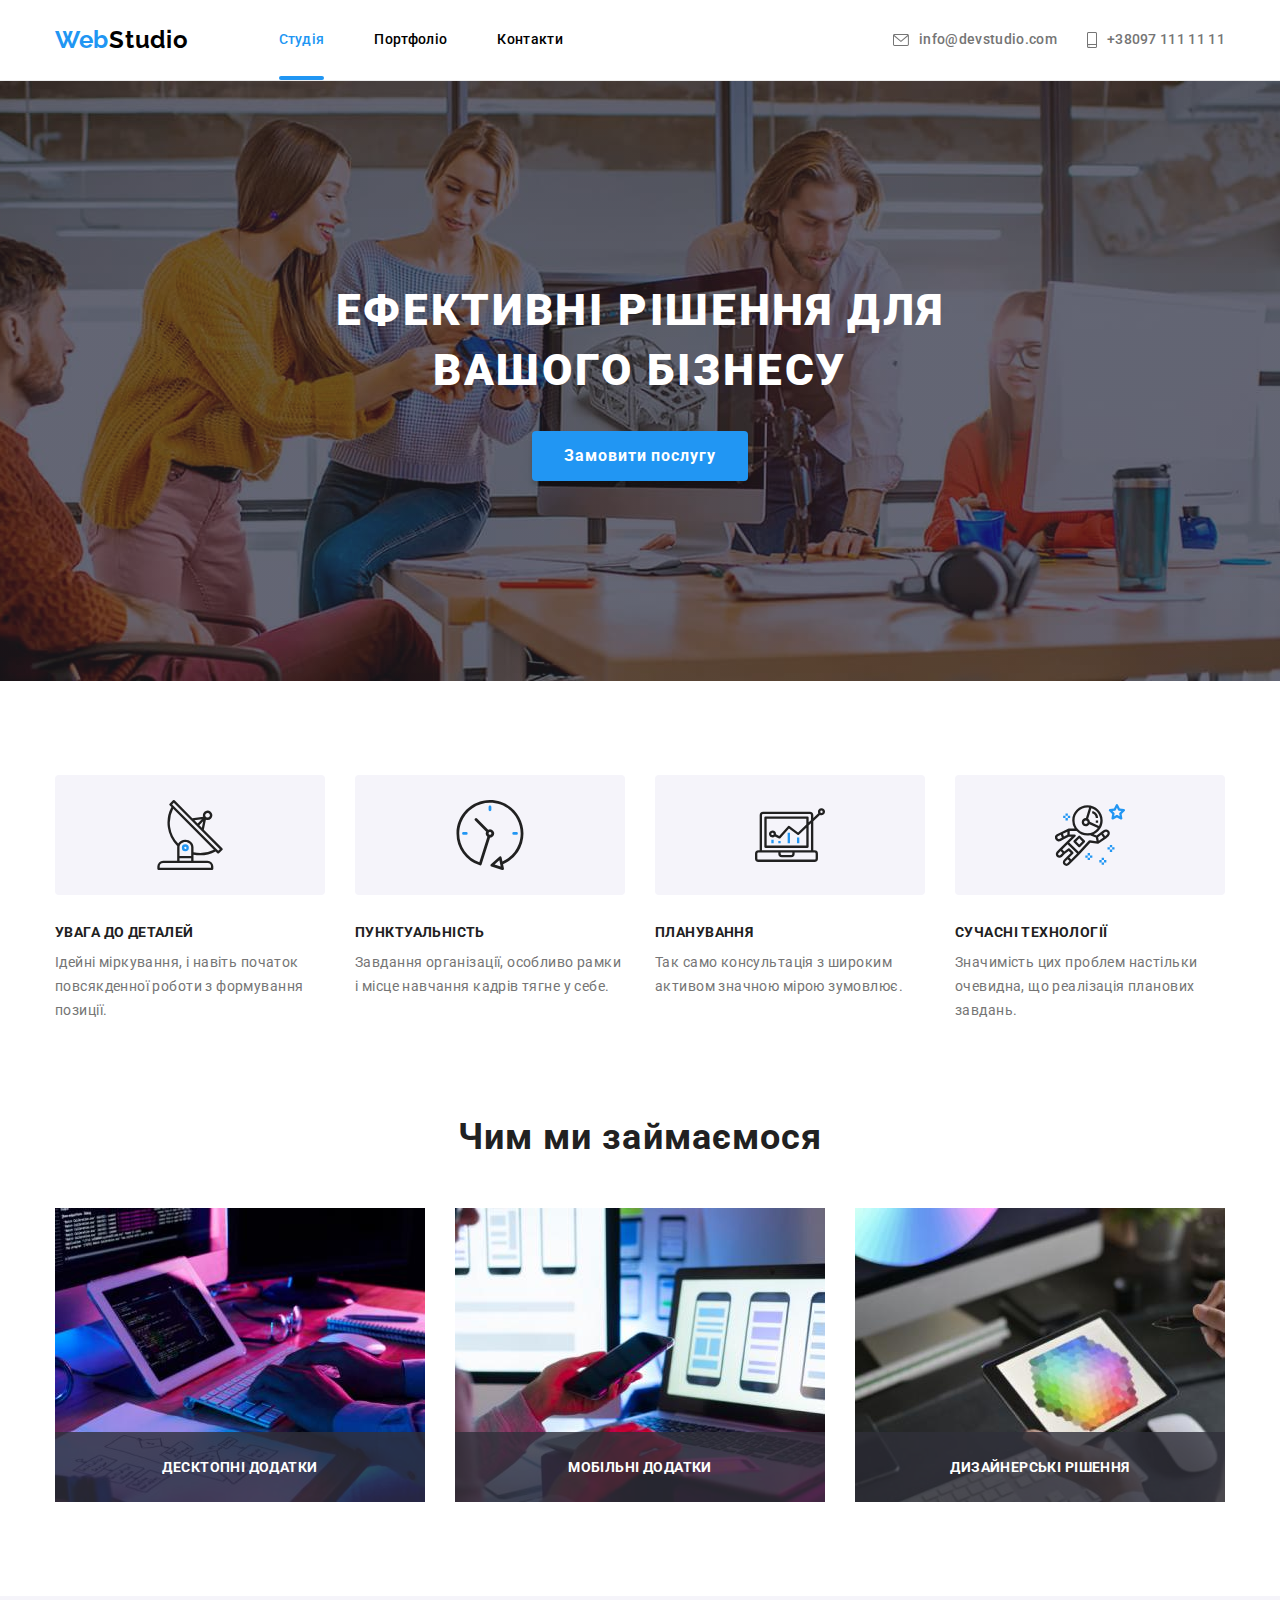
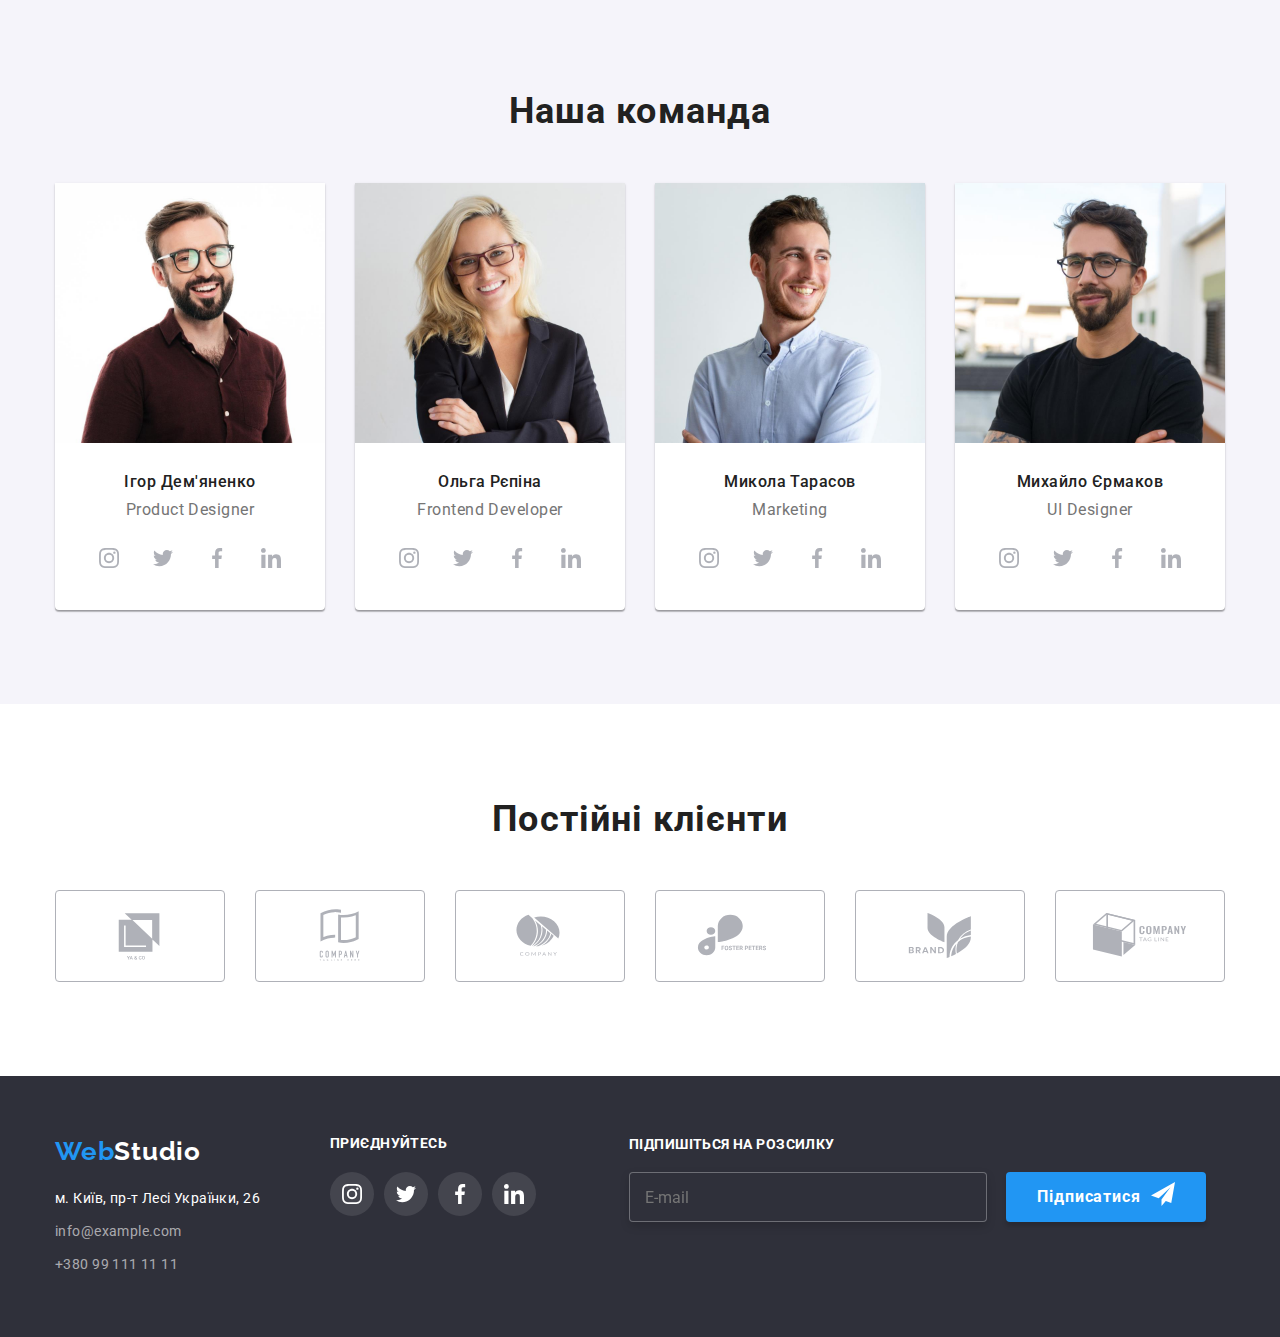
<file: index.html>
<!DOCTYPE html>
<html lang="ru">
  <head>
    <meta charset="UTF-8" />
    <meta http-equiv="X-UA-Compatible" content="IE=edge" />
    <meta name="viewport" content="width=device-width, initial-scale=1.0" />
    <title>Студия</title>
    <link rel="preconnect" href="https://fonts.googleapis.com" />
    <link rel="preconnect" href="https://fonts.gstatic.com" crossorigin />
    <link
      href="https://fonts.googleapis.com/css2?family=Raleway:wght@700&family=Roboto:wght@400;500;700;900&display=swap"
      rel="stylesheet"
    />
    <link
      rel="stylesheet"
      href="https://cdn.jsdelivr.net/npm/modern-normalize@1.1.0/modern-normalize.min.css"
    />
    <!-- <link rel="stylesheet" href="./css/styles.css" /> -->
    <link rel="stylesheet" href="./css/main.min.css" />
  </head>
  <body class="body">
    <header class="header">
      <div class="container header--container">
        <a href="./index.html" class="logo link"
          ><span class="logo__web">Web</span
          ><span class="logo__studio">Studio</span></a
        >

        <nav class="navsite navsite--margin">
          <ul class="navsite__list list">
            <li class="navsite__item">
              <a href="./index.html" class="navsite__link link current"
                >Студія</a
              >
            </li>
            <li class="navsite__item">
              <a href="./portfolio.html" class="navsite__link link"
                >Портфоліо</a
              >
            </li>
            <li class="navsite__item">
              <a href="" class="navsite__link link">Контакти</a>
            </li>
          </ul>
        </nav>

        <ul class="contacts contacts--margin list">
          <li>
            <a href="mailto:info@devstudio.com" class="contacts__link link">
              <svg class="contacts__icon icon--mail" width="16" height="12">
                <use href="./images/icon.svg#icon-envelope"></use>
              </svg>
              info@devstudio.com</a
            >
          </li>
          <li>
            <a href="tel:+380971111111" class="contacts__link link">
              <svg class="contacts__icon icon--tel" width="10" height="16">
                <use href="./images/icon.svg#icon-vector"></use>
              </svg>
              +38097 111 11 11</a
            >
          </li>
        </ul>

        <button type="button" class="btnmenu-open btnmenu">
          <svg class="btnmenu-open__icon" width="40" height="40">
            <use href="./images/icon.svg#icon-mobmenu-open"></use>
          </svg>
        </button>
      </div>

      <div class="mobmenu is-hidden">
        <button type="button" class="btnmenu-close btnmenu">
          <svg class="btnmenu-close__icon" width="40" height="40">
            <use href="./images/icon.svg#icon-mobmenu-close"></use>
          </svg>
        </button>

        <div>
          <nav class="mobmenu-nav">
            <ul class="mobmenu-nav__list list">
              <li class="mobmenu-nav__item">
                <a href="./index.html" class="mobmenu-nav__link link current"
                  >Студія</a
                >
              </li>
              <li class="mobmenu-nav__item">
                <a href="./portfolio.html" class="mobmenu-nav__link link"
                  >Портфоліо</a
                >
              </li>
              <li class="mobmenu-nav__item">
                <a href="index.html" class="mobmenu-nav__link link">Контакти</a>
              </li>
            </ul>
          </nav>
        </div>

        <div>
          <ul class="mobmenu-contacts list">
            <li class="mobmenu-contacts__item">
              <a
                href="tel:+380971111111"
                class="mobmenu-contacts__link-tel link"
              >
                +38097 111 11 11
              </a>
            </li>
            <li class="mobmenu-contacts__item">
              <a
                href="mailto:info@devstudio.com"
                class="mobmenu-contacts__link-mail link"
              >
                info@devstudio.com
              </a>
            </li>
          </ul>

          <ul class="mobmenu-soc list">
            <li class="mobmenu-soc__item">
              <a href="" class="mobmenu-soc__link link">Instagram</a>
            </li>
            <li class="mobmenu-soc__item">
              <a href="" class="mobmenu-soc__link link">Twitter</a>
            </li>
            <li class="mobmenu-soc__item">
              <a href="" class="mobmenu-soc__link link">Facebook</a>
            </li>
            <li class="mobmenu-soc__item">
              <a href="" class="mobmenu-soc__link link">Linkedin</a>
            </li>
          </ul>
        </div>
      </div>
    </header>
    <main>
      <section class="hero">
        <div class="container">
          <h1 class="hero__title">Ефективні рішення для вашого бізнесу</h1>
          <button type="button" class="hero__btn" data-modal-open>
            Замовити послугу
          </button>
        </div>
      </section>
      <section class="column">
        <div class="container">
          <ul class="column__list list">
            <li class="column__item">
              <div class="wrapper">
                <svg class="column__icon" width="70px" height="70px">
                  <use href="./images/icon.svg#icon-antenna"></use>
                </svg>
              </div>
              <h3 class="column__title">УВАГА ДО ДЕТАЛЕЙ</h3>
              <p class="column__text">
                Ідейні міркування, і навіть початок повсякденної роботи з
                формування позиції.
              </p>
            </li>

            <li class="column__item">
              <div class="wrapper">
                <svg class="column__icon" width="70px" height="70px">
                  <use href="./images/icon.svg#icon-clock"></use>
                </svg>
              </div>

              <h3 class="column__title">ПУНКТУАЛЬНІСТЬ</h3>
              <p class="column__text">
                Завдання організації, особливо рамки і місце навчання кадрів
                тягне у себе.
              </p>
            </li>

            <li class="column__item">
              <div class="wrapper">
                <svg class="column__icon" width="70px" height="70px">
                  <use href="./images/icon.svg#icon-diagram"></use>
                </svg>
              </div>

              <h3 class="column__title">ПЛАНУВАННЯ</h3>
              <p class="column__text">
                Так само консультація з широким активом значною мірою зумовлює.
              </p>
            </li>

            <li class="column__item">
              <div class="wrapper">
                <svg class="column__icon" width="70px" height="70px">
                  <use href="./images/icon.svg#icon-astronaut"></use>
                </svg>
              </div>

              <h3 class="column__title">СУЧАСНІ ТЕХНОЛОГІЇ</h3>
              <p class="column__text">
                Значимість цих проблем настільки очевидна, що реалізація
                планових завдань.
              </p>
            </li>
          </ul>
        </div>
      </section>
      <section class="work">
        <div class="container">
          <h2 class="work__title">Чим ми займаємося</h2>
          <ul class="work__list list">
            <li class="work__item">
              <img
                srcset="./images/img.jpg 1x, ./images/img.jpg 2x"
                src="images/img.jpg"
                width="370"
                alt="Делаем разметку"
              />
              <p class="box__text">Десктопні додатки</p>
            </li>
            <li class="work__item">
              <img
                srcset="./images/img1.jpg 1x, ./images/img1.jpg 2x"
                src="images/img1.jpg"
                width="370"
                alt="Оптимизируем под все платформы"
              />
              <p class="box__text">Мобільні додатки</p>
            </li>
            <li class="work__item">
              <img
                srcset="./images/img2.jpg, ./images/img2.jpg 2x"
                src="images/img2.jpg"
                width="370"
                alt="Подбираем цветовую гамму"
              />
              <p class="box__text">Дизайнерські рішення</p>
            </li>
          </ul>
        </div>
      </section>
      <section class="team">
        <div class="container">
          <h2 class="team-title">Наша команда</h2>
          <ul class="team-list list">
            <li class="team-item">
              <picture>
                <source
                  media="(min-width: 1200px)"
                  srcset="./images/igor.jpg 1x, ./images/igor-2x.jpg 2x"
                />
                <source
                  media="(min-width: 768px)"
                  srcset="./images/igor-tab.jpg 1x, ./images/igor-tab-2x.jpg 2x"
                />
                <source
                  media="(max-width: 767px)"
                  srcset="./images/igor-mob.jpg 1x, ./images/igor-mob-2x.jpg 2x"
                />
                <img src="images/igor.jpg" alt="Ігор Дем'яненко" />
              </picture>

              <div class="info">
                <h3 class="team-after-title">Ігор Дем'яненко</h3>
                <p class="team-text">Product Designer</p>
                <ul class="team-soc list">
                  <li class="team-soc-item">
                    <a href="" class="team-soc-link link">
                      <svg class="team-soc-icon" width="20px" height="20px">
                        <use href="./images/icon.svg#icon-instagram"></use>
                      </svg>
                    </a>
                  </li>
                  <li class="team-soc-item">
                    <a href="" class="team-soc-link link">
                      <svg class="team-soc-icon" width="20px" height="20px">
                        <use href="./images/icon.svg#icon-twitter"></use>
                      </svg>
                    </a>
                  </li>
                  <li class="team-soc-item">
                    <a href="" class="team-soc-link link">
                      <svg class="team-soc-icon" width="20px" height="20px">
                        <use href="./images/icon.svg#icon-facebook"></use>
                      </svg>
                    </a>
                  </li>
                  <li class="team-soc-item">
                    <a href="" class="team-soc-link link">
                      <svg class="team-soc-icon" width="20px" height="20px">
                        <use href="./images/icon.svg#icon-linkedin"></use>
                      </svg>
                    </a>
                  </li>
                </ul>
              </div>
            </li>
            <li class="team-item">
              <picture>
                <source
                  media="(min-width: 1200px)"
                  srcset="./images/olga.jpg 1x, ./images/olga-2x.jpg 2x"
                />
                <source
                  media="(min-width: 768px)"
                  srcset="./images/olga-tab.jpg 1x, ./images/olga-tab-2x.jpg 2x"
                />
                <source
                  media="(max-width: 767px)"
                  srcset="./images/olga-mob.jpg 1x, ./images/olga-mob-2x.jpg 2x"
                />
                <img src="images/olga.jpg" alt="Ольга Рєпіна" />
              </picture>

              <div class="info">
                <h3 class="team-after-title">Ольга Рєпіна</h3>
                <p class="team-text">Frontend Developer</p>
                <ul class="team-soc list">
                  <li class="team-soc-item">
                    <a href="" class="team-soc-link link">
                      <svg class="team-soc-icon" width="20px" height="20px">
                        <use href="./images/icon.svg#icon-instagram"></use>
                      </svg>
                    </a>
                  </li>
                  <li class="team-soc-item">
                    <a href="" class="team-soc-link link">
                      <svg class="team-soc-icon" width="20px" height="20px">
                        <use href="./images/icon.svg#icon-twitter"></use>
                      </svg>
                    </a>
                  </li>
                  <li class="team-soc-item">
                    <a href="" class="team-soc-link link">
                      <svg class="team-soc-icon" width="20px" height="20px">
                        <use href="./images/icon.svg#icon-facebook"></use>
                      </svg>
                    </a>
                  </li>
                  <li class="team-soc-item">
                    <a href="" class="team-soc-link link">
                      <svg class="team-soc-icon" width="20px" height="20px">
                        <use href="./images/icon.svg#icon-linkedin"></use>
                      </svg>
                    </a>
                  </li>
                </ul>
              </div>
            </li>
            <li class="team-item">
              <picture>
                <source
                  media="(min-width: 1200px)"
                  srcset="./images/niko.jpg 1x, ./images/niko-2x.jpg 2x"
                />
                <source
                  media="(min-width: 768px)"
                  srcset="./images/niko-tab.jpg 1x, ./images/niko-tab-2x.jpg 2x"
                />
                <source
                  media="(max-width: 767px)"
                  srcset="./images/niko-mob.jpg 1x, ./images/niko-mob-2x.jpg 2x"
                />
                <img src="images/niko.jpg" alt="Микола Тарасов" />
              </picture>

              <div class="info">
                <h3 class="team-after-title">Микола Тарасов</h3>
                <p class="team-text">Marketing</p>
                <ul class="team-soc list">
                  <li class="team-soc-item">
                    <a href="" class="team-soc-link link">
                      <svg class="team-soc-icon" width="20px" height="20px">
                        <use href="./images/icon.svg#icon-instagram"></use>
                      </svg>
                    </a>
                  </li>
                  <li class="team-soc-item">
                    <a href="" class="team-soc-link link">
                      <svg class="team-soc-icon" width="20px" height="20px">
                        <use href="./images/icon.svg#icon-twitter"></use>
                      </svg>
                    </a>
                  </li>
                  <li class="team-soc-item">
                    <a href="" class="team-soc-link link">
                      <svg class="team-soc-icon" width="20px" height="20px">
                        <use href="./images/icon.svg#icon-facebook"></use>
                      </svg>
                    </a>
                  </li>
                  <li class="team-soc-item">
                    <a href="" class="team-soc-link link">
                      <svg class="team-soc-icon" width="20px" height="20px">
                        <use href="./images/icon.svg#icon-linkedin"></use>
                      </svg>
                    </a>
                  </li>
                </ul>
              </div>
            </li>
            <li class="team-item">
              <picture>
                <source
                  media="(min-width: 1200px)"
                  srcset="./images/miha.jpg 1x, ./images/miha-2x.jpg 2x"
                />
                <source
                  media="(min-width: 768px)"
                  srcset="./images/miha-tab.jpg 1x, ./images/miha-tab-2x.jpg 2x"
                />
                <source
                  media="(max-width: 767px)"
                  srcset="./images/miha-mob.jpg 1x, ./images/miha-mob-2x.jpg 2x"
                />
                <img src="images/miha.jpg" alt="Михайло Єрмаков" />
              </picture>

              <div class="info">
                <h3 class="team-after-title">Михайло Єрмаков</h3>
                <p class="team-text">UI Designer</p>
                <ul class="team-soc list">
                  <li class="team-soc-item">
                    <a href="" class="team-soc-link link">
                      <svg class="team-soc-icon" width="20px" height="20px">
                        <use href="./images/icon.svg#icon-instagram"></use>
                      </svg>
                    </a>
                  </li>
                  <li class="team-soc-item">
                    <a href="" class="team-soc-link link">
                      <svg class="team-soc-icon" width="20px" height="20px">
                        <use href="./images/icon.svg#icon-twitter"></use>
                      </svg>
                    </a>
                  </li>
                  <li class="team-soc-item">
                    <a href="" class="team-soc-link link">
                      <svg class="team-soc-icon" width="20px" height="20px">
                        <use href="./images/icon.svg#icon-facebook"></use>
                      </svg>
                    </a>
                  </li>
                  <li class="team-soc-item">
                    <a href="" class="team-soc-link link">
                      <svg class="team-soc-icon" width="20px" height="20px">
                        <use href="./images/icon.svg#icon-linkedin"></use>
                      </svg>
                    </a>
                  </li>
                </ul>
              </div>
            </li>
          </ul>
        </div>
      </section>
      <section class="client">
        <div class="container">
          <h2 class="client-title">Постійні клієнти</h2>
          <ul class="client-list list">
            <li class="client-item">
              <a href="" class="company link">
                <svg class="company-icon" width="106px" height="60px">
                  <use href="./images/icon.svg#icon-logo"></use>
                </svg>
              </a>
            </li>
            <li class="client-item">
              <a href="" class="company link">
                <svg class="company-icon" width="106px" height="60px">
                  <use href="./images/icon.svg#icon-logo1"></use>
                </svg>
              </a>
            </li>
            <li class="client-item">
              <a href="" class="company link">
                <svg class="company-icon" width="106px" height="60px">
                  <use href="./images/icon.svg#icon-logo2"></use>
                </svg>
              </a>
            </li>
            <li class="client-item">
              <a href="" class="company link">
                <svg class="company-icon" width="106px" height="60px">
                  <use href="./images/icon.svg#icon-logo3"></use>
                </svg>
              </a>
            </li>
            <li class="client-item">
              <a href="" class="company link">
                <svg class="company-icon" width="106px" height="60px">
                  <use href="./images/icon.svg#icon-logo4"></use>
                </svg>
              </a>
            </li>
            <li class="client-item">
              <a href="" class="company link">
                <svg class="company-icon" width="106px" height="60px">
                  <use href="./images/icon.svg#icon-logo5"></use>
                </svg>
              </a>
            </li>
          </ul>
        </div>
      </section>
    </main>
    <footer class="footer">
      <div class="container">
        <div class="footer-info">
          <a href="./index.html" class="footer-logo link"
            >Web<span class="footer-logo-name">Studio</span></a
          >

          <address class="addres">
            <ul class="footer-list list">
              <li class="footer-item">
                <a
                  href="https://goo.gl/maps/9EhLEktv7gh13AXv5"
                  class="footer-addres link"
                  target="_blank"
                  rel="noopener noreferrer nofollow"
                  >м. Київ, пр-т Лесі Українки, 26</a
                >
              </li>
              <li class="footer-item">
                <a href="mailto:info@example.com" class="footer-link link"
                  >info@example.com</a
                >
              </li>
              <li class="footer-item">
                <a href="tel:+380991111111" class="footer-tel link"
                  >+380 99 111 11 11</a
                >
              </li>
            </ul>
          </address>
        </div>
        <div class="social">
          <h3 class="social-title">приєднуйтесь</h3>
          <ul class="team-social list">
            <li class="team-social-item">
              <a href="" class="team-social-link link">
                <svg class="team-social-icon" width="20px" height="20px">
                  <use href="./images/icon.svg#icon-instagram"></use>
                </svg>
              </a>
            </li>
            <li class="team-social-item">
              <a href="" class="team-social-link link">
                <svg class="team-social-icon" width="20px" height="20px">
                  <use href="./images/icon.svg#icon-twitter"></use>
                </svg>
              </a>
            </li>
            <li class="team-social-item">
              <a href="" class="team-social-link link">
                <svg class="team-social-icon" width="20px" height="20px">
                  <use href="./images/icon.svg#icon-facebook"></use>
                </svg>
              </a>
            </li>
            <li class="team-social-item">
              <a href="" class="team-social-link link">
                <svg class="team-social-icon" width="20px" height="20px">
                  <use href="./images/icon.svg#icon-linkedin"></use>
                </svg>
              </a>
            </li>
          </ul>
        </div>
        <div class="form-wrapper">
          <h3 class="footer-title">Підпишіться на розсилку</h3>
          <form class="footer-form">
            <input type="text" class="footer-input" placeholder="E-mail" />
            <button type="submit" class="footer-btn">
              Підписатися
              <svg class="footer-icon" width="24px" height="24px">
                <use href="./images/icon.svg#icon-telegram"></use>
              </svg>
            </button>
          </form>
        </div>
      </div>
    </footer>
    <div class="backdrop is-hidden" data-modal>
      <div class="modal">
        <button type="button" class="modal-close" data-modal-close>
          <svg class="model-icon" width="18px" height="18px">
            <use href="./images/icon.svg#icon-close"></use>
          </svg>
        </button>
        <p class="modal-title">Залиште свої дані, ми вам передзвонимо</p>
        <form class="modal-form">
          <div class="modal-field">
            <label class="modal-label" for="name">Ім'я</label>
            <div>
              <input
                type="text"
                class="modal-input"
                name="name"
                placeholder=""
                required
                id="name"
              />
              <svg class="form-icon" width="18px" height="18px">
                <use href="./images/icon.svg#icon-person"></use>
              </svg>
            </div>
          </div>

          <div class="modal-field">
            <label class="modal-label" for="tel">Телефон</label>
            <div>
              <input
                type="tel"
                class="modal-input"
                name="tel"
                placeholder=""
                required
                id="tel"
              />
              <svg class="form-icon" width="18px" height="18px">
                <use href="./images/icon.svg#icon-phone"></use>
              </svg>
            </div>
          </div>
          <div class="modal-field">
            <label class="modal-label" for="email">Пошта</label>
            <div>
              <input
                type="email"
                class="modal-input"
                name="email"
                placeholder=""
                id="email"
              />
              <svg class="form-icon" width="18px" height="18px">
                <use href="./images/icon.svg#icon-email"></use>
              </svg>
            </div>
          </div>
          <div class="modal-field">
            <label class="modal-label" for="user-text">Коментар</label>
            <textarea
              name="user-text"
              id="user-text"
              placeholder="Введіть текст"
              class="modal-text"
            ></textarea>
          </div>
          <div class="form">
            <input
              required
              type="checkbox"
              name="yes"
              id="user-yes"
              class="modal-check hidden"
            />
            <label for="user-yes" class="form-label">
              <span
                ><svg class="check-icon" width="11px" height="18px">
                  <use href="./images/icon.svg#icon-check"></use>
                </svg>
              </span>
              Погоджуюся з розсилкою та приймаю
              <a href="" class="modal-link">Умови договору</a>
            </label>
          </div>
          <button type="submit" class="modal-btn">Відправити</button>
        </form>
      </div>
    </div>

    <script src="./js/modal.js"></script>
    <script src="./js/menu.js"></script>
  </body>
</html>
</file>
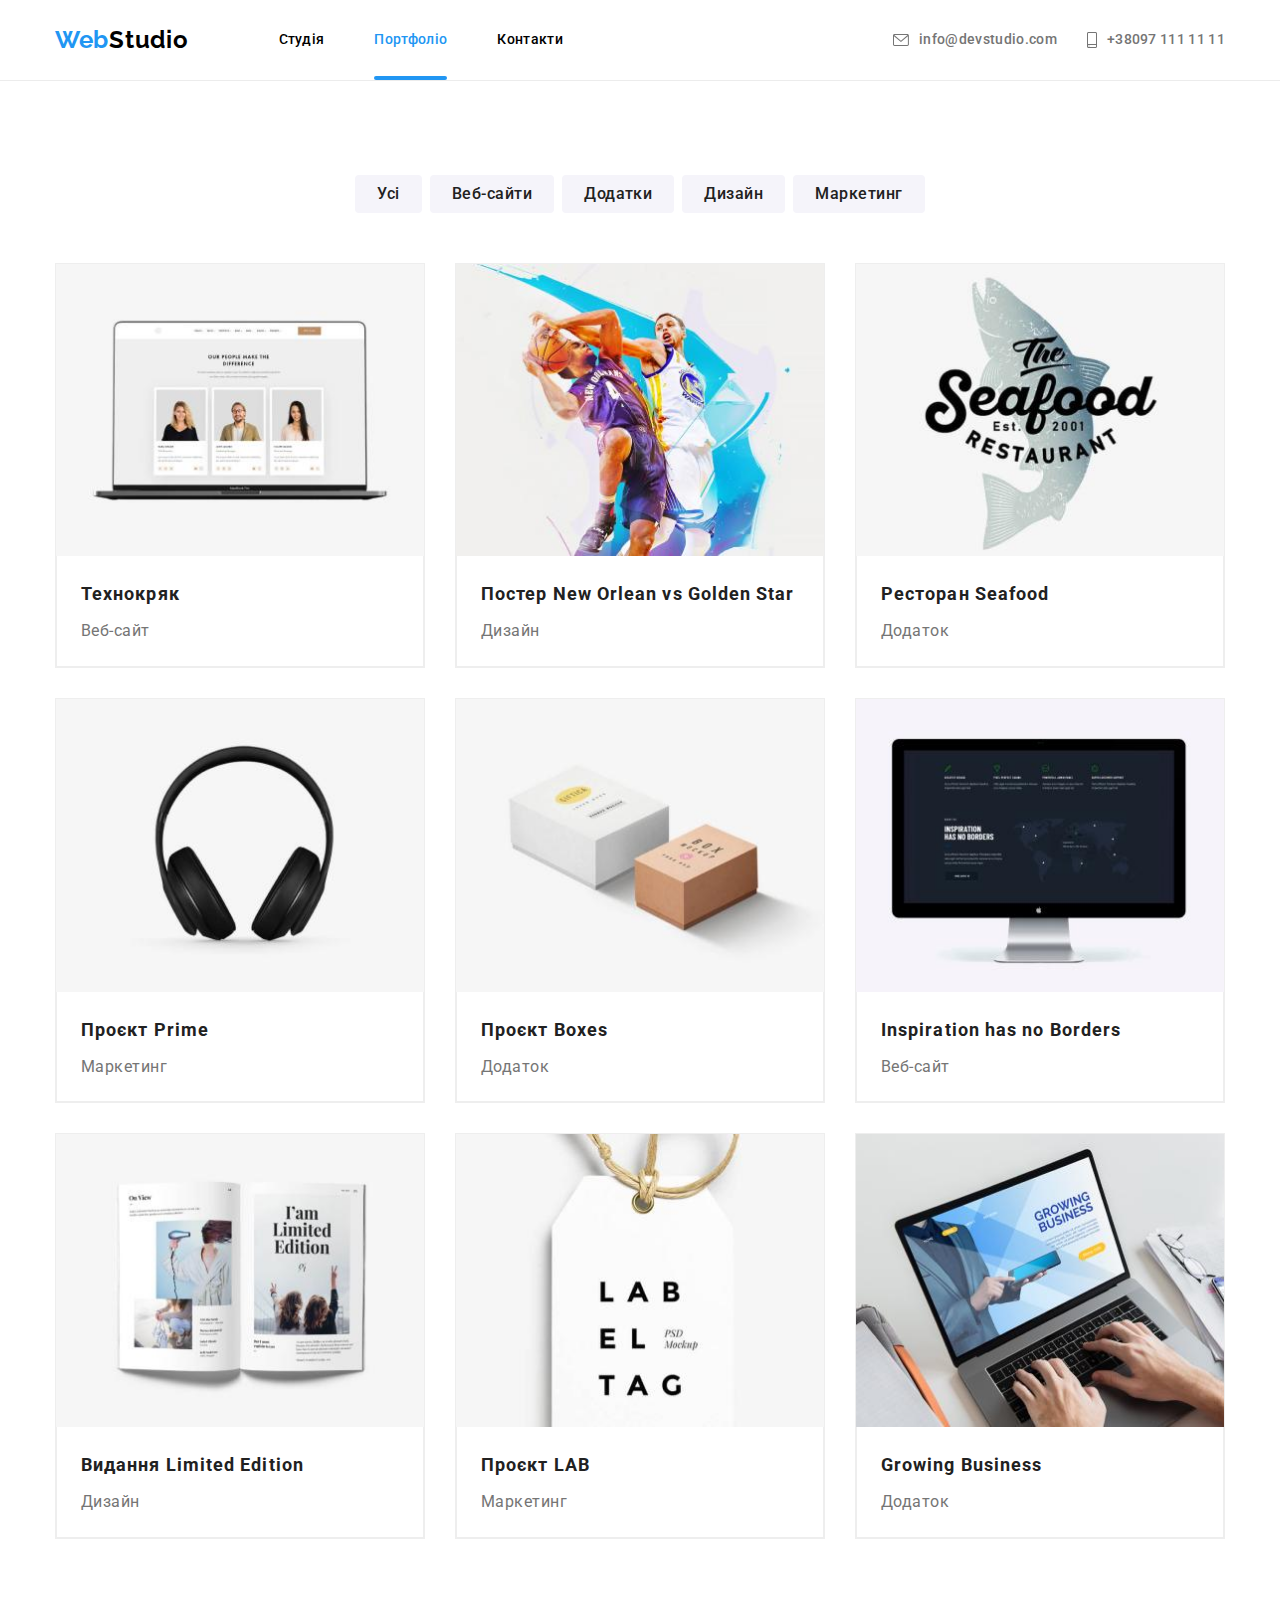
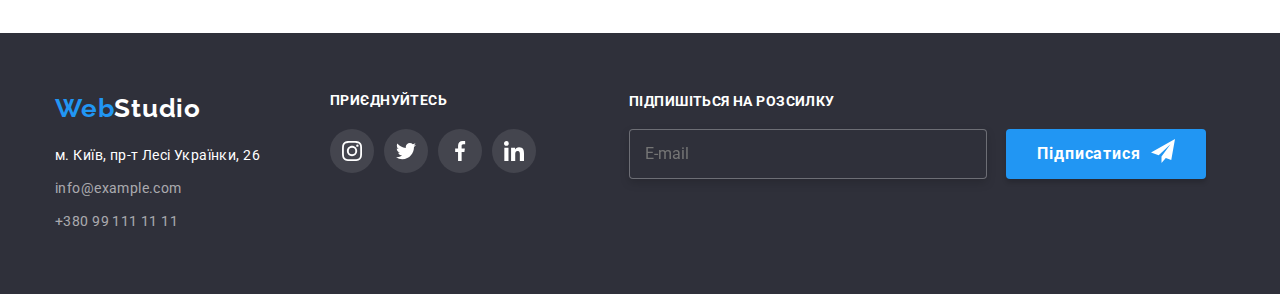
<file: portfolio.html>
<!DOCTYPE html>
<html lang="ru">
  <head>
    <meta charset="UTF-8" />
    <meta http-equiv="X-UA-Compatible" content="IE=edge" />
    <meta name="viewport" content="width=device-width, initial-scale=1.0" />
    <title>Портфолио</title>
    <link rel="preconnect" href="https://fonts.googleapis.com" />
    <link rel="preconnect" href="https://fonts.gstatic.com" crossorigin />
    <link
      href="https://fonts.googleapis.com/css2?family=Raleway:wght@700&family=Roboto:wght@400;500;700&display=swap"
      rel="stylesheet"
    />
    <link
      rel="stylesheet"
      href="https://cdn.jsdelivr.net/npm/modern-normalize@1.1.0/modern-normalize.min.css"
    />
    <link rel="stylesheet" href="./css/styles.css" />
    <link rel="stylesheet" href="./css/main.min.css" />
  </head>
  <body class="body">
    <header class="header">
      <div class="container header--container">
        <a href="./index.html" class="logo link"
          ><span class="logo__web">Web</span
          ><span class="logo__studio">Studio</span></a
        >

        <nav class="navsite navsite--margin">
          <ul class="navsite__list list">
            <li class="navsite__item">
              <a href="./index.html" class="navsite__link link">Студія</a>
            </li>
            <li class="navsite__item">
              <a href="./portfolio.html" class="navsite__link link current"
                >Портфоліо</a
              >
            </li>
            <li class="navsite__item">
              <a href="index.html" class="navsite__link link">Контакти</a>
            </li>
          </ul>
        </nav>

        <ul class="contacts contacts--margin list">
          <li>
            <a href="mailto:info@devstudio.com" class="contacts__link link">
              <svg class="contacts__icon icon--mail" width="16" height="12">
                <use href="./images/icon.svg#icon-envelope"></use>
              </svg>
              info@devstudio.com</a
            >
          </li>
          <li>
            <a href="tel:+380971111111" class="contacts__link link">
              <svg class="contacts__icon icon--tel" width="10" height="16">
                <use href="./images/icon.svg#icon-vector"></use>
              </svg>
              +38097 111 11 11</a
            >
          </li>
        </ul>

        <button type="button" class="btnmenu-open btnmenu">
          <svg class="btnmenu-open__icon" width="40" height="40">
            <use href="./images/icon.svg#icon-mobmenu-open"></use>
          </svg>
        </button>
      </div>

      <div class="mobmenu is-hidden">
        <button type="button" class="btnmenu-close btnmenu">
          <svg class="btnmenu-close__icon" width="40" height="40">
            <use href="./images/icon.svg#icon-mobmenu-close"></use>
          </svg>
        </button>

        <div>
          <nav class="mobmenu-nav">
            <ul class="mobmenu-nav__list list">
              <li class="mobmenu-nav__item">
                <a href="./index.html" class="mobmenu-nav__link link">Студія</a>
              </li>
              <li class="mobmenu-nav__item">
                <a
                  href="./portfolio.html"
                  class="mobmenu-nav__link link current"
                  >Портфоліо</a
                >
              </li>
              <li class="mobmenu-nav__item">
                <a href="/Контакти" class="mobmenu-nav__link link">Контакти</a>
              </li>
            </ul>
          </nav>
        </div>

        <div>
          <ul class="mobmenu-contacts list">
            <li class="mobmenu-contacts__item">
              <a
                href="tel:+380971111111"
                class="mobmenu-contacts__link-tel link"
              >
                +38097 111 11 11
              </a>
            </li>
            <li class="mobmenu-contacts__item">
              <a
                href="mailto:info@devstudio.com"
                class="mobmenu-contacts__link-mail link"
              >
                info@devstudio.com
              </a>
            </li>
          </ul>

          <ul class="mobmenu-soc list">
            <li class="mobmenu-soc__item">
              <a href="" class="mobmenu-soc__link link">Instagram</a>
            </li>
            <li class="mobmenu-soc__item">
              <a href="" class="mobmenu-soc__link link">Twitter</a>
            </li>
            <li class="mobmenu-soc__item">
              <a href="" class="mobmenu-soc__link link">Facebook</a>
            </li>
            <li class="mobmenu-soc__item">
              <a href="" class="mobmenu-soc__link link">Linkedin</a>
            </li>
          </ul>
        </div>
      </div>
    </header>
    <main>
      <section class="portfolio">
        <div class="container">
          <h1 class="hidden">Список робот</h1>
          <ul class="portfolio-list list">
            <li>
              <button type="button" class="portfolio-btn list">Усі</button>
            </li>
            <li>
              <button type="button" class="portfolio-btn list">
                Веб-сайти
              </button>
            </li>
            <li>
              <button type="button" class="portfolio-btn list">Додатки</button>
            </li>
            <li>
              <button type="button" class="portfolio-btn list">Дизайн</button>
            </li>
            <li>
              <button type="button" class="portfolio-btn list">
                Маркетинг
              </button>
            </li>
          </ul>

          <h2 class="hidden">Примери робот</h2>
          <ul class="portfolio-list-items list">
            <li class="portfolio-item">
              <a href="" class="card-link link">
                <div class="card">
                  <picture>
                    <source
                      media="(min-width: 1200px)"
                      srcset="
                        ./images/tehnokrak.jpg    1x,
                        ./images/tehnokrak-2x.jpg 2x
                      "
                    />
                    <source
                      media="(min-width: 768px)"
                      srcset="
                        ./images/tehnokrak-tab.jpg    1x,
                        ./images/tehnokrak-tab-2x.jpg 2x
                      "
                    />
                    <source
                      media="(max-width: 767px)"
                      srcset="
                        ./images/tehnokrak-mob.jpg    1x,
                        ./images/tehnokrak-mob-2x.jpg 2x
                      "
                    />
                    <img src="./images/tehnokrak-mob.jpg" alt="технокряк" />
                  </picture>
                  <p class="text-card">
                    Ресурс пропонує комплексні пропозиції з різним рівнем
                    функціоналу та сервісів. Все це дозволить відвідувачу
                    отримати вичерпні відомості про компанію чи приватну особу.
                  </p>
                </div>

                <div class="portfolio-item-bottom">
                  <h3 class="portfolio-title">Технокряк</h3>
                  <p class="portfolio-text">Веб-сайт</p>
                </div>
              </a>
            </li>
            <li class="portfolio-item">
              <picture>
                <source
                  media="(min-width: 1200px)"
                  srcset="./images/poster.jpg 1x, ./images/poster-2x.jpg 2x"
                />
                <source
                  media="(min-width: 768px)"
                  srcset="
                    ./images/poster-tab.jpg    1x,
                    ./images/poster-tab-2x.jpg 2x
                  "
                />
                <source
                  media="(max-width: 767px)"
                  srcset="
                    ./images/poster-mob.jpg    1x,
                    ./images/poster-mob-2x.jpg 2x
                  "
                />
                <img src="./images/poster-mob.jpg" alt="постер" />
              </picture>
              <div class="portfolio-item-bottom">
                <h3 class="portfolio-title">
                  Постер New Orlean vs Golden Star
                </h3>
                <p class="portfolio-text">Дизайн</p>
              </div>
            </li>
            <li class="portfolio-item">
              <picture>
                <source
                  media="(min-width: 1200px)"
                  srcset="./images/seafood.jpg 1x, ./images/seafood-2x.jpg 2x"
                />
                <source
                  media="(min-width: 768px)"
                  srcset="
                    ./images/seafood-tab.jpg    1x,
                    ./images/seafood-tab-2x.jpg 2x
                  "
                />
                <source
                  media="(max-width: 767px)"
                  srcset="
                    ./images/seafood-mob.jpg    1x,
                    ./images/seafood-mob-2x.jpg 2x
                  "
                />
                <img src="./images/seafood-mob.jpg" alt="ресторан сіафуд" />
              </picture>
              <div class="portfolio-item-bottom">
                <h3 class="portfolio-title">Ресторан Seafood</h3>
                <p class="portfolio-text">Додаток</p>
              </div>
            </li>
            <li class="portfolio-item">
              <picture>
                <source
                  media="(min-width: 1200px)"
                  srcset="./images/prime.jpg 1x, ./images/prime-2x.jpg 2x"
                />
                <source
                  media="(min-width: 768px)"
                  srcset="
                    ./images/prime-tab.jpg    1x,
                    ./images/prime-tab-2x.jpg 2x
                  "
                />
                <source
                  media="(max-width: 767px)"
                  srcset="
                    ./images/prime-mob.jpg    1x,
                    ./images/prime-mob-2x.jpg 2x
                  "
                />
                <img src="./images/prime-mob.jpg" alt="проект прайм" />
              </picture>
              <div class="portfolio-item-bottom">
                <h3 class="portfolio-title">Проєкт Prime</h3>
                <p class="portfolio-text">Маркетинг</p>
              </div>
            </li>
            <li class="portfolio-item">
              <picture>
                <source
                  media="(min-width: 1200px)"
                  srcset="./images/boxes.jpg 1x, ./images/boxes-2x.jpg 2x"
                />
                <source
                  media="(min-width: 768px)"
                  srcset="
                    ./images/boxes-tab.jpg    1x,
                    ./images/boxes-tab-2x.jpg 2x
                  "
                />
                <source
                  media="(max-width: 767px)"
                  srcset="
                    ./images/boxes-mob.jpg    1x,
                    ./images/boxes-mob-2x.jpg 2x
                  "
                />
                <img src="./images/boxes-mob.jpg" alt="порект боксес" />
              </picture>

              <div class="portfolio-item-bottom">
                <h3 class="portfolio-title">Проєкт Boxes</h3>
                <p class="portfolio-text">Додаток</p>
              </div>
            </li>
            <li class="portfolio-item">
              <picture>
                <source
                  media="(min-width: 1200px)"
                  srcset="
                    ./images/noborders.jpg    1x,
                    ./images/noborders-2x.jpg 2x
                  "
                />
                <source
                  media="(min-width: 768px)"
                  srcset="
                    ./images/noborders-tab.jpg    1x,
                    ./images/noborders-tab-2x.jpg 2x
                  "
                />
                <source
                  media="(max-width: 767px)"
                  srcset="
                    ./images/noborders-mob.jpg    1x,
                    ./images/noborders-mob-2x.jpg 2x
                  "
                />
                <img src="./images/noborders-mob.jpg" alt="ноубордерс" />
              </picture>
              <div class="portfolio-item-bottom">
                <h3 class="portfolio-title">Inspiration has no Borders</h3>
                <p class="portfolio-text">Веб-сайт</p>
              </div>
            </li>
            <li class="portfolio-item">
              <picture>
                <source
                  media="(min-width: 1200px)"
                  srcset="./images/limited.jpg 1x, ./images/limited-2x.jpg 2x"
                />
                <source
                  media="(min-width: 768px)"
                  srcset="
                    ./images/limited-tab.jpg    1x,
                    ./images/limited-tab-2x.jpg 2x
                  "
                />
                <source
                  media="(max-width: 767px)"
                  srcset="
                    ./images/limited-mob.jpg    1x,
                    ./images/limited-mob-2x.jpg 2x
                  "
                />
                <img src="./images/limited-mob.jpg" alt="видання лімітед" />
              </picture>
              <div class="portfolio-item-bottom">
                <h3 class="portfolio-title">Видання Limited Edition</h3>
                <p class="portfolio-text">Дизайн</p>
              </div>
            </li>
            <li class="portfolio-item">
              <picture>
                <source
                  media="(min-width: 1200px)"
                  srcset="./images/lab.jpg 1x, ./images/lab-2x.jpg 2x"
                />
                <source
                  media="(min-width: 768px)"
                  srcset="./images/lab-tab.jpg 1x, ./images/lab-tab-2x.jpg 2x"
                />
                <source
                  media="(max-width: 767px)"
                  srcset="./images/lab-mob.jpg 1x, ./images/lab-mob-2x.jpg 2x"
                />
                <img src="./images/lab-mob.jpg" alt="проект лаб" />
              </picture>
              <div class="portfolio-item-bottom">
                <h3 class="portfolio-title">Проєкт LAB</h3>
                <p class="portfolio-text">Маркетинг</p>
              </div>
            </li>
            <li class="portfolio-item">
              <picture>
                <source
                  media="(min-width: 1200px)"
                  srcset="./images/growing.jpg 1x, ./images/growing-2x.jpg 2x"
                />
                <source
                  media="(min-width: 768px)"
                  srcset="
                    ./images/growing-tab.jpg    1x,
                    ./images/growing-tab-2x.jpg 2x
                  "
                />
                <source
                  media="(max-width: 767px)"
                  srcset="
                    ./images/growing-mob.jpg    1x,
                    ./images/growing-mob-2x.jpg 2x
                  "
                />
                <img src="./images/growing-mob.jpg" alt="гровінг бізнес" />
              </picture>
              <div class="portfolio-item-bottom">
                <h3 class="portfolio-title">Growing Business</h3>
                <p class="portfolio-text">Додаток</p>
              </div>
            </li>
          </ul>
        </div>
      </section>
    </main>
    <footer class="footer">
      <div class="container">
        <div class="footer-info">
          <a href="./index.html" class="footer-logo link"
            >Web<span class="footer-logo-name">Studio</span></a
          >

          <address class="addres">
            <ul class="footer-list list">
              <li class="footer-item">
                <a
                  href="https://goo.gl/maps/9EhLEktv7gh13AXv5"
                  class="footer-addres link"
                  target="_blank"
                  rel="noopener noreferrer nofollow"
                  >м. Київ, пр-т Лесі Українки, 26</a
                >
              </li>
              <li class="footer-item">
                <a href="mailto:info@example.com" class="footer-link link"
                  >info@example.com</a
                >
              </li>
              <li class="footer-item">
                <a href="tel:+380991111111" class="footer-tel link"
                  >+380 99 111 11 11</a
                >
              </li>
            </ul>
          </address>
        </div>
        <div class="social">
          <h3 class="social-title">приєднуйтесь</h3>
          <ul class="team-social list">
            <li class="team-social-item">
              <a href="" class="team-social-link link">
                <svg class="team-social-icon" width="20px" height="20px">
                  <use href="./images/icon.svg#icon-instagram"></use>
                </svg>
              </a>
            </li>
            <li class="team-social-item">
              <a href="" class="team-social-link link">
                <svg class="team-social-icon" width="20px" height="20px">
                  <use href="./images/icon.svg#icon-twitter"></use>
                </svg>
              </a>
            </li>
            <li class="team-social-item">
              <a href="" class="team-social-link link">
                <svg class="team-social-icon" width="20px" height="20px">
                  <use href="./images/icon.svg#icon-facebook"></use>
                </svg>
              </a>
            </li>
            <li class="team-social-item">
              <a href="" class="team-social-link link">
                <svg class="team-social-icon" width="20px" height="20px">
                  <use href="./images/icon.svg#icon-linkedin"></use>
                </svg>
              </a>
            </li>
          </ul>
        </div>
        <div class="form-wrapper">
          <h3 class="footer-title">Підпишіться на розсилку</h3>
          <form class="footer-form">
            <input type="text" class="footer-input" placeholder="E-mail" />
            <button type="submit" class="footer-btn">
              Підписатися
              <svg class="footer-icon" width="24px" height="24px">
                <use href="./images/icon.svg#icon-telegram"></use>
              </svg>
            </button>
          </form>
        </div>
      </div>
    </footer>
    <script src="./js/menu.js"></script>
  </body>
</html>
</file>
<file: css/styles.css>
/*---------HEADER---------*/

/*----------HERO----------*/

/*----------LIST-ITEM----------*/

/*----------WORK----------*/

/*----------TEAM----------*/

/*----------FOOTER----------*/

/*----------PORTFOLIO----------*/

/* MODAL */
</file>
<file: css/main.min.css>
:root{--timing-function: cubic-bezier(0.4, 0, 0.2, 1);--duration: 250ms;--background-color-hero: #2f303a;--hero-title-color: #ffffff;--background-color-team: #f5f4fa;--link-color: #2196f3;--btn-color: #188ce8;--soc-link: #ffffff;--soc-icon: #afb1b8;--company: #2196f3;--team-social__link: #2196f3;--team-social-icon: #ffffff;--card-link: translateY(-100%);--portfolio-item: 0px 1px 1px rgba(0, 0, 0, 0.12), 0px 4px 4px rgba(0, 0, 0, 0.06), 1px 4px 6px rgba(0, 0, 0, 0.16)}p,h1,h2,h3,h4,h5,h6{margin:0}ul,ol{margin-left:0;padding-left:0}address{font-style:normal}a{color:currentColor}button{cursor:pointer}img{display:block;max-width:100%}.body{font-family:"Roboto",sans-serif}.no-scroll{overflow:hidden}.is-hidden{opacity:0;visibility:hidden;pointer-events:none}.list{list-style:none;margin:0}.link{text-decoration:none}.section{padding-top:94px;padding-bottom:94px}.container{width:100%;max-width:100%;margin-left:auto;margin-right:auto;padding-left:15px;padding-right:15px}@media screen and (min-width: 480px){.container{max-width:480px}}@media screen and (min-width: 768px){.container{max-width:768px}}@media screen and (min-width: 1200px){.container{max-width:1200px}}.logo{font-family:"raleway",sans-serif;font-weight:700;font-size:24px;line-height:1.166;letter-spacing:.03em;color:#fff;transition:color var(--duration) var(--timing-function)}.logo:hover,.logo:focus{color:#2196f3}.logo__web{color:#2196f3}.logo__studio{color:#000;transition:color var(--duration) var(--timing-function)}.logo__studio:hover,.logo__studio:focus{color:#2196f3}.header{letter-spacing:.02em;background-color:#fff;border-bottom:1px solid #ececec}.header--container{display:flex;align-items:center}@media screen and (max-width: 767px){.header--container{padding:10px 15px}}.contacts{display:none;column-gap:30px}@media screen and (min-width: 768px){.contacts{display:block}}@media screen and (min-width: 1200px){.contacts{display:flex}}.contacts--margin{margin-left:auto}.contacts__link{display:flex;align-items:center;font-weight:500;font-size:12px;line-height:1.1666666667;color:#757575;transition:color var(--duration) var(--timing-function)}@media screen and (max-width: 1199px){.contacts__link{margin-bottom:10px}}@media screen and (min-width: 1200px){.contacts__link{font-size:14px;line-height:1.14}}.contacts__link:hover,.contacts__link:focus{color:var(--link-color)}.contacts__icon{margin-right:8px;fill:currentColor}@media screen and (min-width: 1200px){.contacts__icon{margin-right:10px}}@media screen and (max-width: 1199px){.icon--mail{width:14px}}@media screen and (max-width: 1199px){.icon--tel{height:14px}}.btnmenu{padding:0;display:flex;justify-content:center;align-items:center;border-color:rgba(0,0,0,0);background-color:#fff}@media screen and (min-width: 768px){.btnmenu{display:none}}.btnmenu-open{margin-left:auto}.btnmenu-open:hover,.btnmenu-open:focus{fill:var(--btn-color)}.btnmenu-close{position:absolute;top:10px;right:15px}.btnmenu-close:hover,.btnmenu-close:focus{fill:var(--btn-color)}.navsite--margin{margin-left:90px}.navsite__list{display:none;column-gap:50px}@media screen and (min-width: 768px){.navsite__list{display:flex}}.navsite__item{position:relative}.navsite__link{display:block;padding-top:32px;padding-bottom:32px;font-weight:500;font-size:14px;line-height:1.14;color:#212121 transition color var(--duration) var(--timing-function)}.navsite__link:hover,.navsite__link:focus{color:var(--link-color)}.navsite__link.current{color:var(--link-color)}.navsite__link.current::after{content:"";position:absolute;bottom:0;left:0;width:100%;height:4px;background-color:var(--link-color);border-radius:2px}.mobmenu{position:fixed;z-index:2;top:0;display:flex;flex-direction:column;justify-content:space-between;width:100vw;height:100vh;padding:48px 40px;font-weight:500;font-size:28px;line-height:1.175;letter-spacing:.02em;background-color:#fff;transition:opacity var(--duration) var(--timing-function),visibility var(--duration) var(--timing-function),transform 500ms var(--timing-function)}@media screen and (min-width: 480px){.mobmenu{font-size:40px;line-height:1.175}}.mobmenu.is-hidden{transform:translateY(-100%)}.mobmenu-nav__item:not(:last-child){margin-bottom:32px}.mobmenu-nav__link{color:#212121}.mobmenu-nav__link.current{color:#2196f3}.mobmenu-contacts__link-tel{font-size:24px;line-height:1.176;color:#2196f3}@media screen and (min-width: 480px){.mobmenu-contacts__link-tel{font-size:34px;line-height:1.1764705882}}.mobmenu-contacts__link-mail{margin-top:32px;font-size:17px;line-height:1.166;color:#212121}@media screen and (min-width: 480px){.mobmenu-contacts__link-mail{font-size:24px;line-height:1.1666666667}}.mobmenu-soc{margin-top:32px;display:flex}@media screen and (min-width: 480px){.mobmenu-soc{margin-top:64px}}.mobmenu-soc__item:not(:last-child) .mobmenu-soc__link{border-right:1px solid rgba(33,33,33,.2);margin-right:3px;padding-right:3px}@media screen and (min-width: 480px){.mobmenu-soc__item:not(:last-child) .mobmenu-soc__link{margin-right:10px;padding-right:10px}}.mobmenu-soc__link{font-size:13px;line-height:1.1;color:#2196f3}@media screen and (min-width: 480px){.mobmenu-soc__link{font-size:18px;line-height:1.2222222222}}.hero{text-align:center;background-color:#2f303a;background-color:var(--background-color-hero);padding-bottom:118px;padding-top:118px;height:400px;background-image:linear-gradient(rgba(47, 48, 58, 0.4), rgba(47, 48, 58, 0.4)),url(../images/hero-bg-mob.jpg);max-width:1600px;margin:0 auto;background-repeat:no-repeat;background-position:center;background-size:cover}@media(min-device-pixel-ratio: 2),(min-resolution: 192dpi),(min-resolution: 2dppx){.hero{background-image:linear-gradient(to right, rgba(47, 48, 58, 0.4), rgba(47, 48, 58, 0.4)),url(../images/hero-bg-mob-2x.jpg)}}@media screen and (min-width: 768px){.hero{background-image:linear-gradient(rgba(47, 48, 58, 0.4), rgba(47, 48, 58, 0.4)),url(../images/hero-bg-tab.jpg)}}@media screen and (min-width: 768px)and (min-device-pixel-ratio: 2),screen and (min-width: 768px)and (min-resolution: 192dpi),screen and (min-width: 768px)and (min-resolution: 2dppx){.hero{background-image:linear-gradient(to right, rgba(47, 48, 58, 0.4), rgba(47, 48, 58, 0.4)),url(../images/hero-bg-tab-2x.jpg)}}@media screen and (min-width: 1200px){.hero{height:600px;padding-top:200px;padding-bottom:200px;background-image:linear-gradient(rgba(47, 48, 58, 0.4), rgba(47, 48, 58, 0.4)),url(../images/hero-bg.jpg)}}@media screen and (min-width: 1200px)and (min-device-pixel-ratio: 2),screen and (min-width: 1200px)and (min-resolution: 192dpi),screen and (min-width: 1200px)and (min-resolution: 2dppx){.hero{background-image:linear-gradient(to right, rgba(47, 48, 58, 0.4), rgba(47, 48, 58, 0.4)),url(../images/hero-bg-2x.jpg)}}.hero__title{font-weight:900;font-size:26px;line-height:1.61;text-align:center;letter-spacing:.06em;color:#fff;text-transform:uppercase;color:var(--hero-title-color);max-width:360px;margin-right:auto;margin-left:auto}@media screen and (min-width: 1200px){.hero__title{max-width:696px;font-size:44px;line-height:1.36}}.hero__btn{font-weight:700;font-size:16px;line-height:1.87;display:flex;align-items:center;text-align:center;letter-spacing:.06em;color:#fff;background:#2196f3;box-shadow:0px 4px 4px rgba(0,0,0,.15);border-radius:4px;font-family:inherit;display:block;margin:30px auto 0;padding:10px 32px;border:0;transition:background-color var(--duration) var(--timing-function)}.hero__btn:hover,.hero__btn:focus{background-color:var(--btn-color)}.column{padding-top:60px;padding-bottom:60px}@media screen and (min-width: 768px){.column{padding-top:60px;padding-bottom:60px}}@media screen and (min-width: 1200px){.column{padding-top:94px;padding-bottom:94px}}.column__list{display:flex;flex-wrap:wrap;gap:30px}.wrapper{display:flex;justify-content:center;align-items:center;height:120px;background-color:#f5f4fa;border-radius:4px;margin-bottom:30px}@media screen and (min-width: 768px){.column__item{width:calc((100% - 30px)/2)}}@media screen and (min-width: 1200px){.column__item{width:calc((100% - 90px)/4)}}.column__title{font-weight:700;font-size:14px;line-height:1.14;letter-spacing:.03em;color:#212121;text-transform:uppercase}.column__text{font-weight:400;font-size:14px;line-height:1.71;letter-spacing:.03em;color:#757575;margin-top:10px}.work{display:flex;align-items:center;padding-bottom:94px}@media screen and (max-width: 1199px){.work{display:none}}.work__title{font-weight:700;font-size:36px;line-height:1.16;text-align:center;letter-spacing:.03em;color:#212121;margin-bottom:50px}.work__list{display:flex;gap:30px}.work__item{display:flex;position:relative}.box__text{position:absolute;bottom:0%;width:370px;height:70px;font-family:"Roboto";font-style:normal;font-weight:700;font-size:14px;line-height:16px;text-align:center;letter-spacing:.03em;text-transform:uppercase;color:#fff;padding-top:27px;padding-right:auto;padding-bottom:27px;padding-left:auto;background-color:rgba(47,48,58,.8)}.team{background-color:#f5f4fa;background-color:var(--background-color-team);padding-top:60px;padding-bottom:60px}@media screen and (min-width: 768px){.team{padding-top:60px;padding-bottom:60px}}@media screen and (min-width: 1200px){.team{padding-top:94px;padding-bottom:94px}}.team-icon{content:"";width:270px;height:120px}.team-list{display:flex;flex-wrap:wrap;gap:30px}.team-soc{display:flex;justify-content:center;gap:10px}.team-soc-link{width:44px;height:44px;border-radius:50%;background-color:#fff;display:flex;align-items:center;justify-content:center;transition:background-color var(--duration) var(--timing-function)}.team-soc-link:hover,.team-soc-link:focus{background-color:var(--link-color)}.team-soc-icon{fill:#afb1b8;transition:fill var(--duration) var(--timing-function)}.team-soc-link:hover .team-soc-icon{fill:var(--soc-link)}.team-soc-link:focus .team-soc-icon{fill:var(--soc-link)}.team-title{font-weight:700;font-size:28px;line-height:1.18;text-align:center;letter-spacing:.03em;color:#212121;margin-bottom:50px}@media screen and (min-width: 768px){.team-title{font-size:28px;line-height:1.17;margin-bottom:30px}}@media screen and (min-width: 1200px){.team-title{font-size:36px;line-height:1.17;margin-bottom:50px}}.team-item{background:#fff;box-shadow:0px 1px 3px rgba(0,0,0,.12),0px 1px 1px rgba(0,0,0,.14),0px 2px 1px rgba(0,0,0,.2);border-radius:0px 0px 4px 4px;width:100%}@media screen and (min-width: 768px){.team-item{width:calc((100% - 30px)/2)}}@media screen and (min-width: 1200px){.team-item{width:calc((100% - 90px)/4)}}.team-after-title{font-weight:500;font-size:16px;line-height:1.18;text-align:center;letter-spacing:.03em;color:#212121;margin-bottom:10px}.team-text{font-weight:400;font-size:16px;line-height:1.18;text-align:center;letter-spacing:.03em;color:#757575;margin-bottom:16px}.info{padding-top:30px;padding-bottom:30px}.client{padding-top:60px;padding-bottom:60px}@media screen and (min-width: 768px){.client{padding-top:60px;padding-bottom:60px}}@media screen and (min-width: 1200px){.client{padding-top:94px;padding-bottom:94px}}.client-title{font-weight:700;font-size:28px;line-height:1.17;text-align:center;letter-spacing:.03em;color:#212121;margin-bottom:30px}@media screen and (min-width: 768px){.client-title{font-size:28px;line-height:1.17;margin-bottom:30px}}@media screen and (min-width: 1200px){.client-title{font-size:36px;line-height:1.17;margin-bottom:50px}}.client-list{display:flex;flex-wrap:wrap;align-items:center;gap:30px}.client-item{width:calc((100% - 30px)/2)}@media screen and (min-width: 768px){.client-item{width:calc((100% - 60px)/3)}}@media screen and (min-width: 1200px){.client-item{width:calc((100% - 150px)/6)}}.company{display:flex;border:1px solid #afb1b8;border-radius:4px;height:92px;justify-content:center;align-items:center;color:#afb1b8;transition:border-color var(--duration) var(--timing-function),color var(--duration) var(--timing-function)}.company:hover,.company:focus{border-color:var(--company);color:var(--company)}.company-icon{fill:#afb1b8;fill:currentColor}.footer{background-color:#2f303a;padding-top:60px;padding-bottom:60px;margin:0 auto}.footer .container{display:flex;flex-direction:column;align-items:center;flex-wrap:wrap}@media screen and (min-width: 768px){.footer .container{align-items:flex-start;flex-direction:row}}@media screen and (min-width: 1200px){.footer .container{flex-wrap:nowrap}}.footer-logo{width:145px;height:31px;left:215px;top:24px;font-family:"Raleway";font-style:normal;font-weight:700;font-size:26px;line-height:1.19;letter-spacing:.03em;color:#2196f3}.footer-logo-name{font-family:"Raleway",sans-serif;font-style:normal;font-weight:700;font-size:26px;line-height:1.19;letter-spacing:.03em;color:#fff}.addres{font-style:normal;margin-top:20px}.footer-addres{font-size:14px;line-height:1.71;letter-spacing:.03em;color:#fff}@media screen and (min-width: 1200px){.footer-addres{white-space:nowrap}}.footer-item{margin-bottom:9px}.footer-item:last-child{margin-bottom:0px}.footer-link{font-size:14px;line-height:1.71;letter-spacing:.03em;color:rgba(255,255,255,.6)}.footer-tel{font-size:14px;line-height:1.71;letter-spacing:.03em;color:rgba(255,255,255,.6)}.social-title{font-size:14px;line-height:1.14;letter-spacing:.03em;text-transform:uppercase;color:#fff;margin-bottom:20px}.team-social{display:flex;justify-content:center;gap:10px}.team-social-link{width:44px;height:44px;border-radius:50%;background-color:rgba(255,255,255,.1);display:flex;align-items:center;justify-content:center;transition:background-color var(--duration) var(--timing-function),fill var(--duration) var(--timing-function)}.team-social-link:hover,.team-social-link:focus{background-color:var(--team-social__link)}.team-social-icon{fill:#fff}.team-social__link:hover .team-social-icon{fill:var(--team-social-icon)}.team-social__link:focus .team-social-icon{fill:var(--team-social-icon)}.footer-title{font-weight:700;font-size:14px;line-height:16px;letter-spacing:.03em;text-transform:uppercase;color:#fff;margin-bottom:20px;width:100%;text-align:center}@media screen and (min-width: 1200px){.footer-title{text-align:left}}.footer-form{display:flex;align-items:center;flex-direction:column;width:100%}.footer-form button{width:200px;height:50px;display:flex;justify-content:center;gap:10px}@media screen and (min-width: 1200px){.footer-form{flex-direction:row;align-items:flex-start}}.footer-input{width:100%;height:50px;background-color:#2f303a;border:1px solid rgba(255,255,255,.3);filter:drop-shadow(0px 4px 4px rgba(0, 0, 0, 0.15));border-radius:4px;margin-bottom:20px;color:#fff;padding:15px;outline:rgba(0,0,0,0);transition:border-color var(--duration) var(--timing-function)}.footer-input:hover,.footer-input:focus{border-color:#2196f3}@media screen and (min-width: 768px){.footer-input{max-width:450px}}@media screen and (min-width: 1200px){.footer-input{max-width:358px}}.footer-btn{cursor:pointer;padding:10px 30px;margin-left:auto;margin-right:auto;font-weight:700;font-size:16px;line-height:1.87;text-align:center;letter-spacing:.06em;background-color:#2196f3;color:#fff;box-shadow:0px 4px 4px rgba(0,0,0,.15);border-radius:4px;border:0;transition:background-color var(--duration) var(--timing-function),box-shadow var(--duration) var(--timing-function)}.footer-btn:hover,.footer-btn:focus{background-color:#188ce8}.footer-icon{fill:#fff}.form-wrapper{display:flex;flex-wrap:wrap;margin-top:60px}@media screen and (min-width: 768px){.form-wrapper{width:100%}}@media screen and (min-width: 1200px){.form-wrapper{width:auto;flex:1 1 auto;margin-left:93px;margin-top:0}}.footer-info{text-align:center;margin-bottom:60px}@media screen and (min-width: 768px){.footer-info{margin-bottom:0;flex:0 1 50%;max-width:50%}}@media screen and (min-width: 1200px){.footer-info{flex:0 1 auto;max-width:none;text-align:left;margin-bottom:0}}@media screen and (min-width: 768px){.social{flex:0 1 50%;max-width:50%}}@media screen and (min-width: 1200px){.social{flex:0 1 auto;max-width:none}}.social{text-align:center}@media screen and (min-width: 768px){.social{flex:0 1 50%;max-width:50%}}@media screen and (min-width: 1200px){.social{flex:0 1 auto;max-width:none;text-align:left;margin-left:70px;margin-bottom:0}}.header{display:flex;align-items:center;border-bottom:1px solid #ececec}.header-list-portfolio{display:flex;align-items:center;gap:50px;margin-left:93px}.header-list-contact{display:flex;align-items:center;gap:50px}.header-item-portfolio{display:flex;align-items:center;gap:10px}.portfolio-icon{display:flex;align-items:center;gap:50px}.header-container-portfolio{margin-left:auto}.hidden{position:absolute;width:1px;height:1px;margin:-1px;border:0;padding:0;white-space:nowrap;clip-path:inset(100%);clip:rect(0 0 0 0);overflow:hidden}.portfolio{padding-top:60px;padding-bottom:60px}@media screen and (min-width: 1200px){.portfolio{padding-top:94px;padding-bottom:94px}}.portfolio-list{display:flex;flex-wrap:wrap;column-gap:8px;margin-bottom:40px}@media screen and (max-width: 767px){.portfolio-list{row-gap:15px;max-width:326px}}@media screen and (min-width: 768px){.portfolio-list{justify-content:center;margin-bottom:30px}}@media screen and (min-width: 1200px){.portfolio-list{margin-bottom:50px}}.portfolio-list-items{display:flex;flex-wrap:wrap;justify-content:space-between;row-gap:30px}.portfolio-item{background:#fff;transition:box-shadow var(--duration) var(--timing-function)}.portfolio-item:hover,.portfolio-item:focus{box-shadow:var(--portfolio-item)}.card{position:relative;overflow:hidden}.text-card{position:absolute;width:100%;height:100%;padding:63px 24px;font-weight:400;font-size:18px;line-height:1.55;letter-spacing:.03em;color:#fff;background-color:rgba(33,150,243,.9);transition:transform var(--duration) var(--timing-function)}.card-link:hover .text-card{transform:var(--card-link)}.card-link:focus .text-card{transform:var(--card-link)}.portfolio-list-items{display:flex;flex-wrap:wrap;gap:30px}.portfolio-item{width:100%;background-color:#fff;border:1px solid #eee;transition:box-shadow var(--duration) var(--timing-function)}@media screen and (min-width: 768px){.portfolio-item{width:calc((100% - 30px)/2)}}@media screen and (min-width: 1200px){.portfolio-item{width:calc((100% - 60px)/3)}}.portfolio-item:hover,.portfolio-item:focus{box-shadow:0px 1px 1px rgba(0,0,0,.12),0px 4px 4px rgba(0,0,0,.06),1px 4px 6px rgba(0,0,0,.16)}.portfolio-btn{font-weight:500;font-size:16px;line-height:1.62;text-align:center;letter-spacing:.03em;color:#212121;background-color:#f5f4fa;border-radius:4px;cursor:pointer;font-family:inherit;border:0;padding:6px 22px;transition:background-color var(--duration) var(--timing-function),color var(--duration) var(--timing-function);box-shadow:var(--duration) var(--timing-function)}.portfolio-btn:hover,.portfolio-btn:focus{background-color:#2196f3;color:#fff;box-shadow:0px 3px 1px rgba(0,0,0,.1),0px 1px 2px rgba(0,0,0,.08),0px 2px 2px rgba(0,0,0,.12)}.portfolio-title{font-weight:700;font-size:18px;line-height:2;letter-spacing:.06em;color:#212121;margin-bottom:4px}.portfolio-text{font-size:16px;line-height:1.87;letter-spacing:.03em;color:#757575}.portfolio-item-bottom{border-right:1px solid #eee;border-bottom:1px solid #eee;border-left:1px solid #eee;padding:20px 24px}.backdrop{position:fixed;top:0;width:100%;height:100%;background-color:rgba(0,0,0,.2);transition:opacity 250ms linear,visibility 250ms linear}.modal{position:absolute;background-color:#fff;max-width:450px;min-height:581px;border-radius:4px;top:50%;left:50%;transform:translate(-50%, -50%) scale(1);transition:transform 250ms linear;padding:40px;width:calc(100% - 30px)}.backdrop.is-hidden .modal{transform:translate(-50%, -50%) scale(0)}.modal-title{font-weight:700;font-size:20px;line-height:23px;text-align:center;letter-spacing:.03em;color:#212121;margin-bottom:12px}.modal-close{position:absolute;display:flex;justify-content:center;align-items:center;right:8px;top:8px;width:30px;height:30px;border:1px solid rgba(0,0,0,.1);border-radius:50%;background-color:#fff;transition:fill var(--duration) var(--timing-function)}.modal-close:hover{fill:#2196f3}.modal-close:focus{transition:fill var(--duration) var(--timing-function);fill:#2196f3}.model-icon{color:#000}.is-hidden{opacity:0;visibility:hidden;pointer-events:none}.modal-input{width:100%;height:40px;border:1px solid rgba(33,33,33,.2);border-radius:4px;padding-left:42px;outline:rgba(0,0,0,0);transition:border-color var(--duration) var(--timing-function)}.modal-input:hover,.modal-input:focus{border-color:#2196f3}.modal-input::placeholder{font-weight:400;font-size:12px;line-height:14px;letter-spacing:.01em;color:rgba(117,117,117,.5)}.form-icon{fill:#212121}.modal-field{margin-bottom:10px;position:relative}.modal-label{font-weight:400;font-size:12px;line-height:14px;letter-spacing:.01em;color:#757575;display:block;margin-bottom:4px}.modal-text{width:100%;height:120px;border:1px solid rgba(33,33,33,.2);border-radius:4px;padding:12px 16px;resize:none;outline:rgba(0,0,0,0);transition:border-color var(--duration) var(--timing-function)}.modal-text:hover,.modal-text:focus{border-color:#2196f3}.modal-text::placeholder{font-weight:400;font-size:12px;line-height:14px;letter-spacing:.01em;color:rgba(117,117,117,.5)}.form-icon{position:absolute;top:50%;bottom:50%;transform:translate(-50% -50%);left:15px;transition:fill var(--duration) var(--timing-function)}.modal-input:hover+.form-icon,.modal-input:focus+.form-icon{fill:#2196f3}.modal-btn{display:block;width:200px;height:50px;background:#2196f3;box-shadow:0px 4px 4px rgba(0,0,0,.15);border-radius:4px;border:none;font-weight:700;font-size:16px;line-height:30px;align-items:center;text-align:center;letter-spacing:.06em;color:#fff;margin-left:auto;margin-right:auto}.modal-btn:hover{transition:background-color var(--duration) var(--timing-function);background-color:#188ce8}.modal-btn:focus{transition:background-color var(--duration) var(--timing-function);background-color:#188ce8}.form{position:relative;margin-top:20px;margin-bottom:30px}@media screen and (min-width: 1200px){.form{text-align:center}}.form-label{position:relative;display:block;font-weight:400;font-size:12px;line-height:14px;letter-spacing:.03em;color:#757575;padding-left:24px;width:100%}.form-label a{color:#2196f3}.form-label span{position:absolute;top:50%;left:0;width:16px;height:16px;border:2px solid #212121;border-radius:2px;transform:translateY(-50%);transition:border-color var(--duration) var(--timing-function)}.modal-check:checked+.form-label span{background-color:#2196f3;border:none}.modal-check:focus+.modal-check:checked+.form-label span{border-color:#2196f3}.check-icon{fill:rgba(0,0,0,0)}.modal-check:checked+.form-label .check-icon{fill:#fff}.modal-link{font-weight:400;font-size:12px;line-height:14px;color:#2196f3;letter-spacing:.03em;text-decoration:underline}/*# sourceMappingURL=main.min.css.map */
</file>
